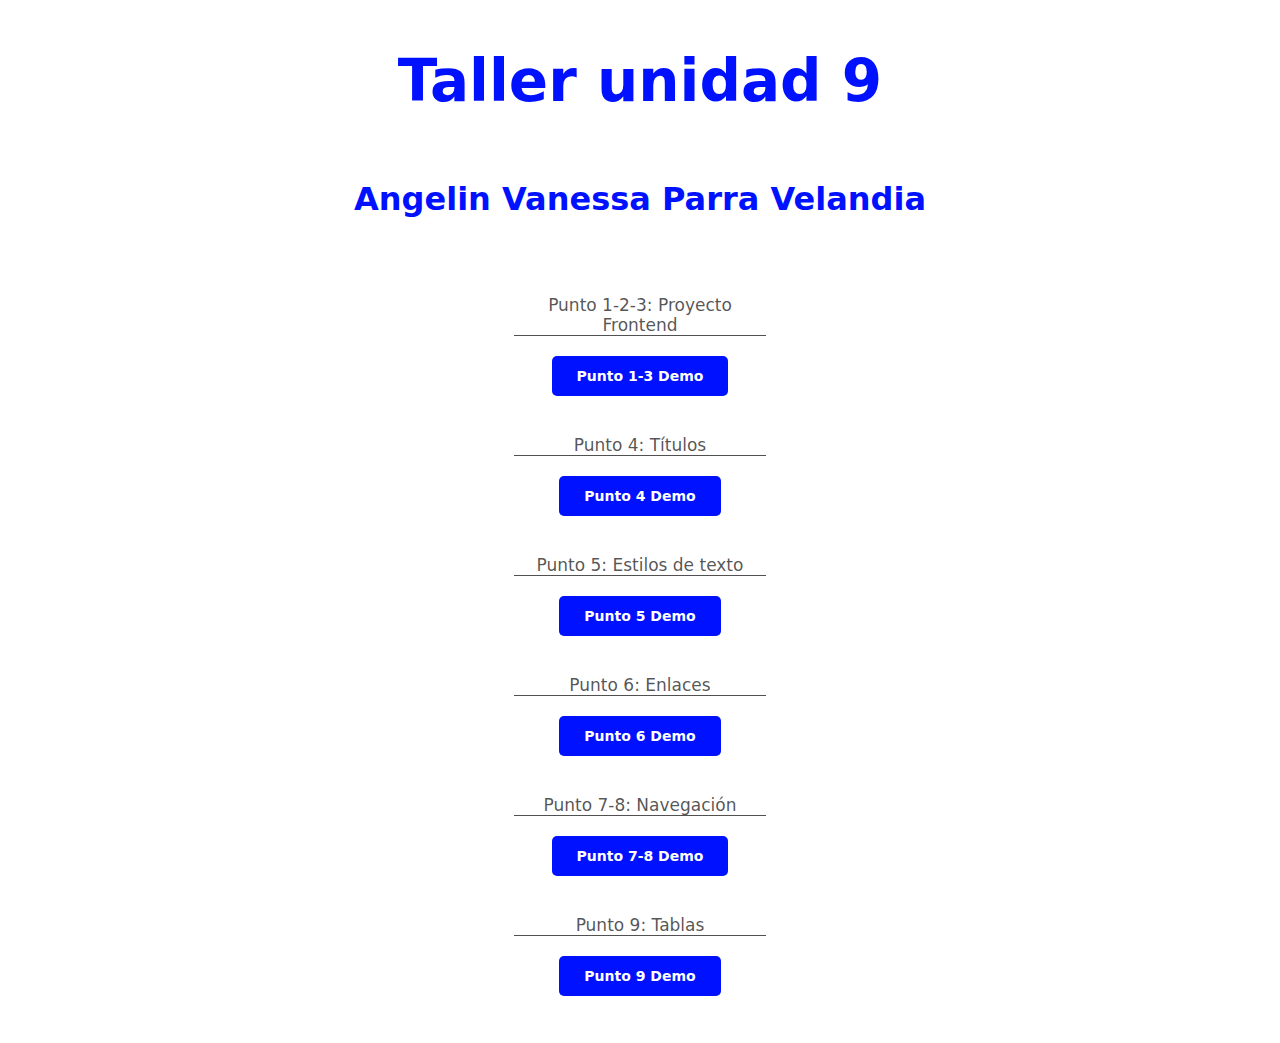
<file: index.html>
<!DOCTYPE html>
<html lang="en">

<head>
  <meta charset="UTF-8">
  <meta http-equiv="X-UA-Compatible" content="IE=edge">
  <meta name="viewport" content="width=device-width, initial-scale=1.0">
  <title>Taller 9 Menú</title>
  <link rel="stylesheet" href="./styles/styles.css">
</head>

<body>
  <div>
    <h1> Taller unidad 9</h1>
    <h2>Angelin Vanessa Parra Velandia</h2>
    <nav>
      <ul>
        <li>
          <p>
            Punto 1-2-3: Proyecto Frontend
          </p>
          <a href="./PUNTO 1-3/index.html">
            Punto 1-3 Demo
          </a>
        </li>
        <li>
          <p>
            Punto 4: Títulos
          </p>
          <a href="./PUNTO 4/index.html">
            Punto 4 Demo
          </a>
        </li>
        <li>
          <p>
            Punto 5: Estilos de texto
          </p>
          <a href="./PUNTO 5/index.html">
            Punto 5 Demo
          </a>
        </li>
        <li>
          <p>
            Punto 6: Enlaces
          </p>
          <a href="./PUNTO 6/index.html">
            Punto 6 Demo
          </a>
        </li>
        <li>
          <p>
            Punto 7-8: Navegación
          </p>
          <a href="./PUNTO 7-8/index.html">
            Punto 7-8 Demo
          </a>
        </li>
        <li>
          <p>
            Punto 9: Tablas
          </p>
          <a href="./PUNTO 9/index.html">
            Punto 9 Demo
          </a>
        </li>
      </ul>
    </nav>
  </div>
</body>

</html>
</file>
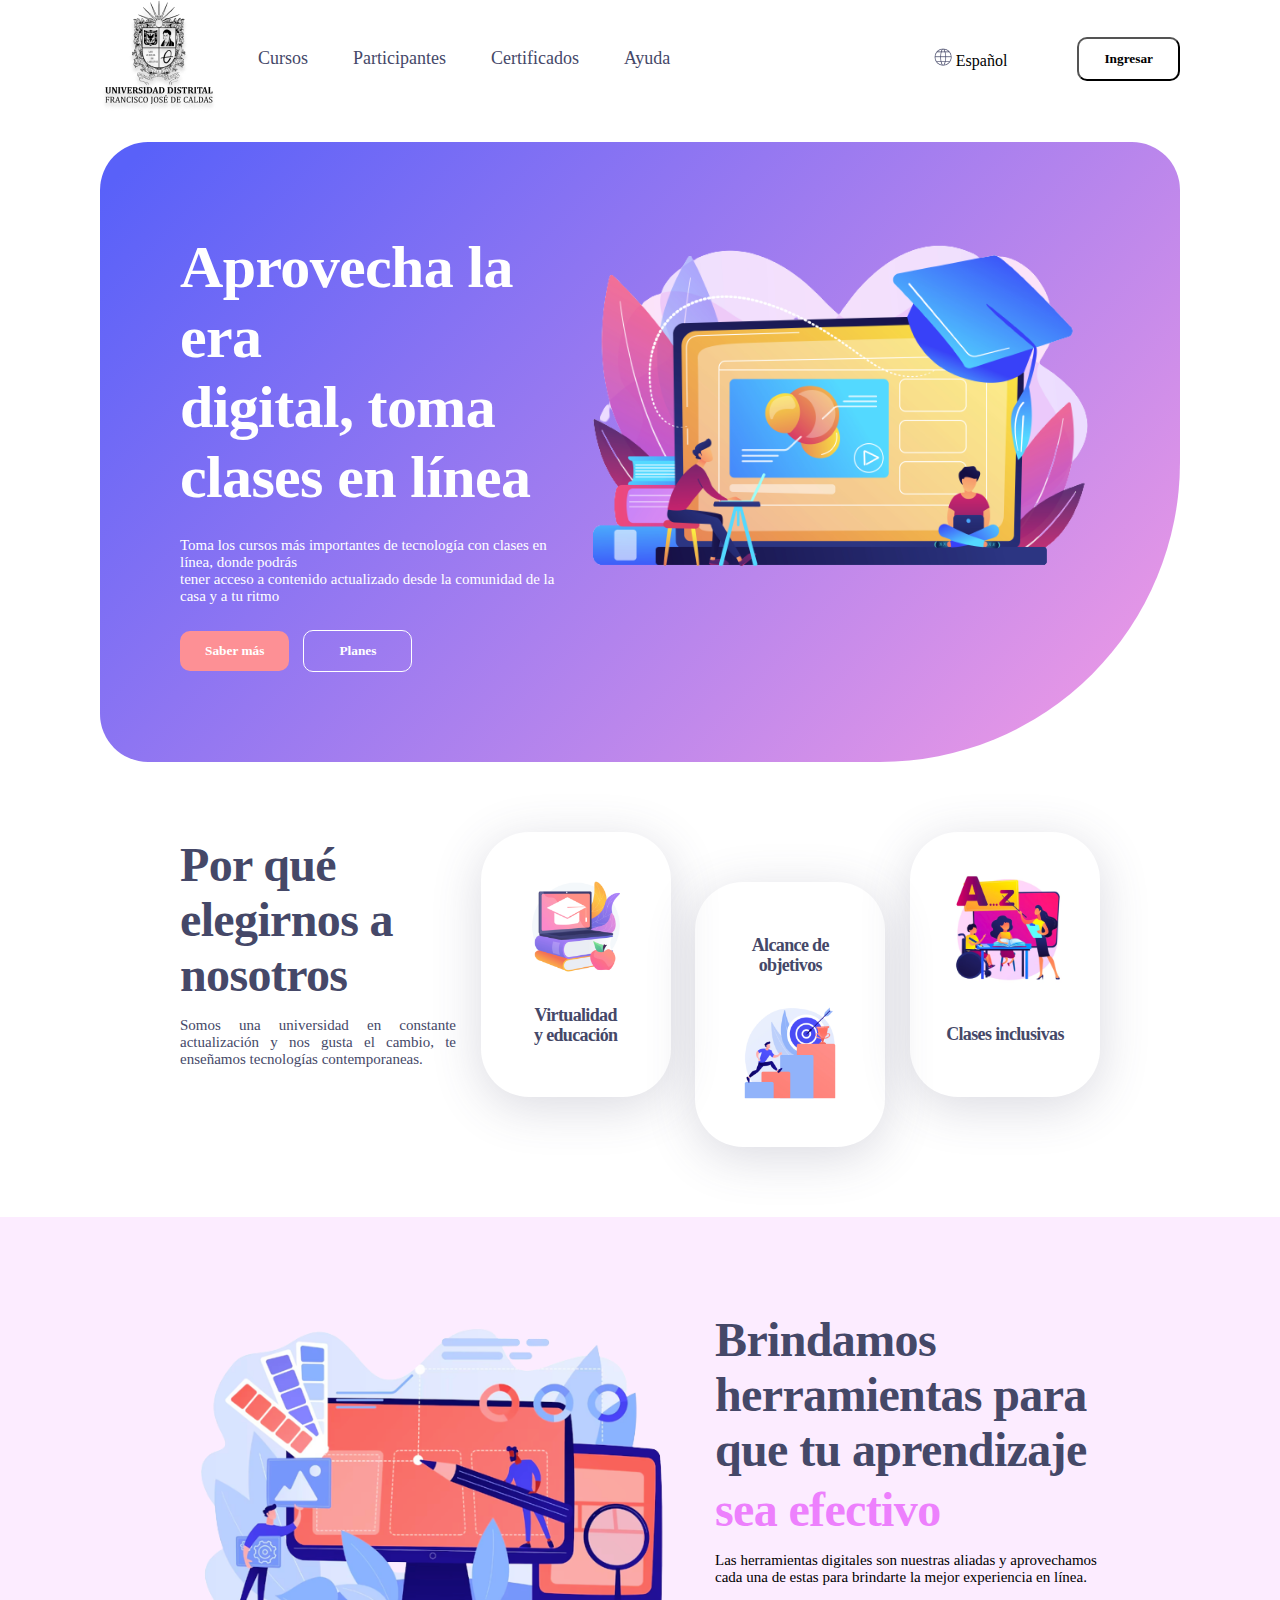
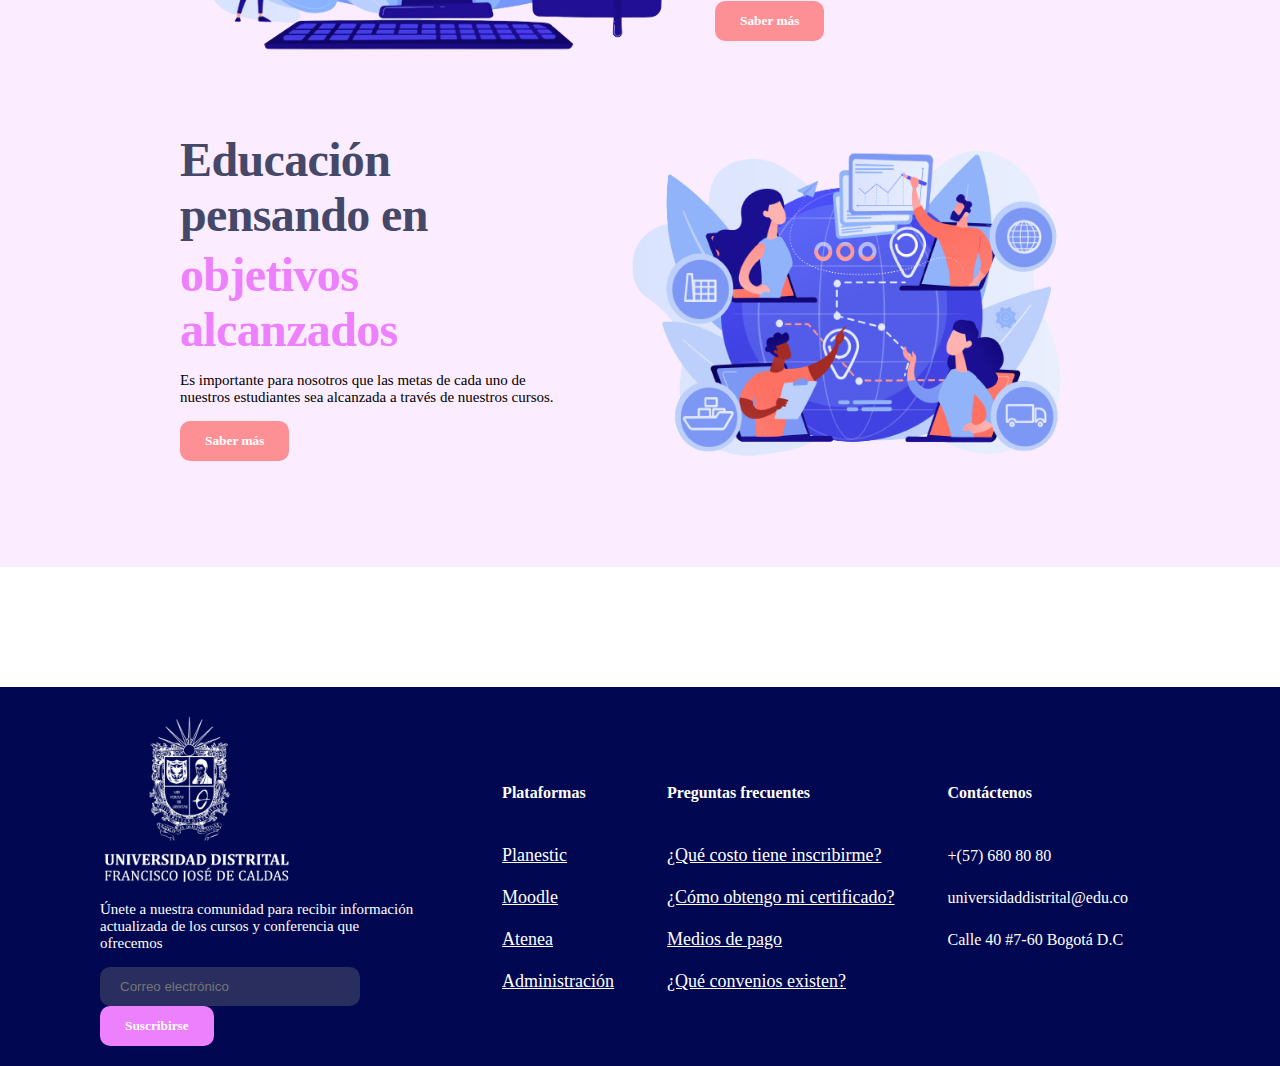
<file: PUNTO 1-3/index.html>
<!DOCTYPE html>
<html lang="en">
<head>
    <meta charset="UTF-8">
    <meta name="viewport" content="width=device-width, initial-scale=1.0">
    <title>Taller</title>
    <link rel="stylesheet" href="https://indestructibletype.com/fonts/Jost.css">
    <link rel="stylesheet" href="styles/global-styles.css">
    <link rel="stylesheet" href="styles/header-styles.css">
    <link rel="stylesheet" href="styles/banner-styles.css">
    <link rel="stylesheet" href="styles/section-1-styles.css">
    <link rel="stylesheet" href="styles/section-2-styles.css">
    <link rel="stylesheet" href="styles/footer-styles.css">
</head>
<body>
    <header>
        <div class="header_navigation">
            <a> 
                <img src="public/images/images/header-logo.png">
            </a>
            <nav>
            
                <ul>
                   <li><a href="#banner">Cursos</a></li>
                   <li><a href="#section-1">Participantes</a></li>
                   <li><a href="#section-2">Certificados</a></li>
                   <li><a href="#footer">Ayuda</a></li>
                </ul>
            </nav>
        </div>  
        <div class="header_settings">
            <div>
                <img src="public/images/images/header-word.png">
                <span>Español</span>
            </div>
            <button>Ingresar</button>
        </div>  
    </header>
    <main>
        <section id="banner">
            <div>
                <div>
                    <h1>Aprovecha la era 
                        <br>digital, toma <br>clases
                        en línea</h1>
                    <p>Toma los cursos más importantes de tecnología con clases en línea, donde podrás<br>
                        tener acceso a contenido actualizado desde la comunidad de la casa y a tu ritmo</p>
                </div>
                <div>
                    <button class="button--orange">Saber más</button>
                    <button class="button-white">Planes</button>
                </div>
                
            </div>
            <img src="public/images/images/banner-online.png" alt="online-education" width="550px" height="350px">
        </section>
        <section id="section-1">
            <div class="section-1__info">
                <h2>Por qué elegirnos a nosotros</h2>
                <p>Somos una universidad en constante
                    actualización y nos gusta el cambio, te
                    enseñamos tecnologías contemporaneas.</p>
            </div>
            <div class="section-1__card">
                <img src="public/images/images/section1-education.png" alt="education" width="120px" height="120px">
                <h3>Virtualidad<br> 
                    y educación</h3>
            </div>
            <div class="section-1__card section-1__card-down">
                <h3>Alcance de objetivos</h3>
                <img src="public/images/images/section1-goals.png" alt="goals" width="120px" height="120px">
            </div>
            <div class="section-1__card">
                <img src="public/images/images/section1-teach.png" alt="teach" width="120px" height="120px">
                <h3>Clases inclusivas</h3>
            </div>
        </section>
        <section id="section-2">
            <div class="section-2__info">
                <img src="public/images/images/section2-tools.png" alt="tools" width="500px" height="350px">
                <div>
                    <h2>Brindamos herramientas para que tu aprendizaje </h2>
                    <h2 class="section-2__sub-pink">sea efectivo</h2>
                    <p>Las herramientas digitales son nuestras aliadas y aprovechamos cada una de estas
                    para brindarte la mejor experiencia en línea.</p>
                    <button class="button--orange">Saber más</button>
                </div>
                
            </div>
            <div class="section-2__info">
                <div>
                   <h2>Educación pensando en</h2>
                   <h2 class="section-2__sub-pink">objetivos alcanzados</h2>
                   <p>Es importante para nosotros que las metas de cada uno de nuestros estudiantes sea
                    alcanzada a través de nuestros cursos.</p>
                   <button class="button--orange">Saber más</button> 
                </div>
                <img src="public/images/images/section2-goals.png" alt="goals" width="500px" height="350px">
                
            </div>

        </section>
    </main>
    <footer id="footer">
        <div class="footer__info">
            <img src="public/images/images/footer-logo.png" alt="footer-logo" width="200px" height="175px">
                <p>Únete a nuestra comunidad para recibir información actualizada de
                 los cursos y conferencia que ofrecemos</p>
                <form method="post">
                    <input id="email" type="email" name="user_name" placeholder="Correo electrónico">
                    <button class="button--pink">Suscribirse</button>
                </form>
        </div>
        <div>
            <table>
                 <tr>
                    <th>Plataformas</th>
                    <th>Preguntas frecuentes</th>
                    <th>Contáctenos</th>
                </tr>
                <tr>
                    <td><a href="">Planestic</a></td>
                    <td><a href="">¿Qué costo tiene inscribirme?</a></td>
                    <td>+(57) 680 80 80</td>
                </tr>
                 <tr>
                    <td><a href="">Moodle</a></td>
                    <td><a href="">¿Cómo obtengo mi certificado?</a></td>
                    <td>universidaddistrital@edu.co</td>
                </tr>
                <tr>
                     <td><a href="">Atenea</a></td>
                    <td><a href="">Medios de pago</a></td>
                    <td>Calle 40 #7-60 Bogotá D.C</td>
                </tr>
                <tr>
                    <td><a href="">Administración</a></td>
                    <td><a href="">¿Qué convenios existen?</a></td>
                </tr>
            </table>
        </div>
    </footer>
</body>
</html>
</file>
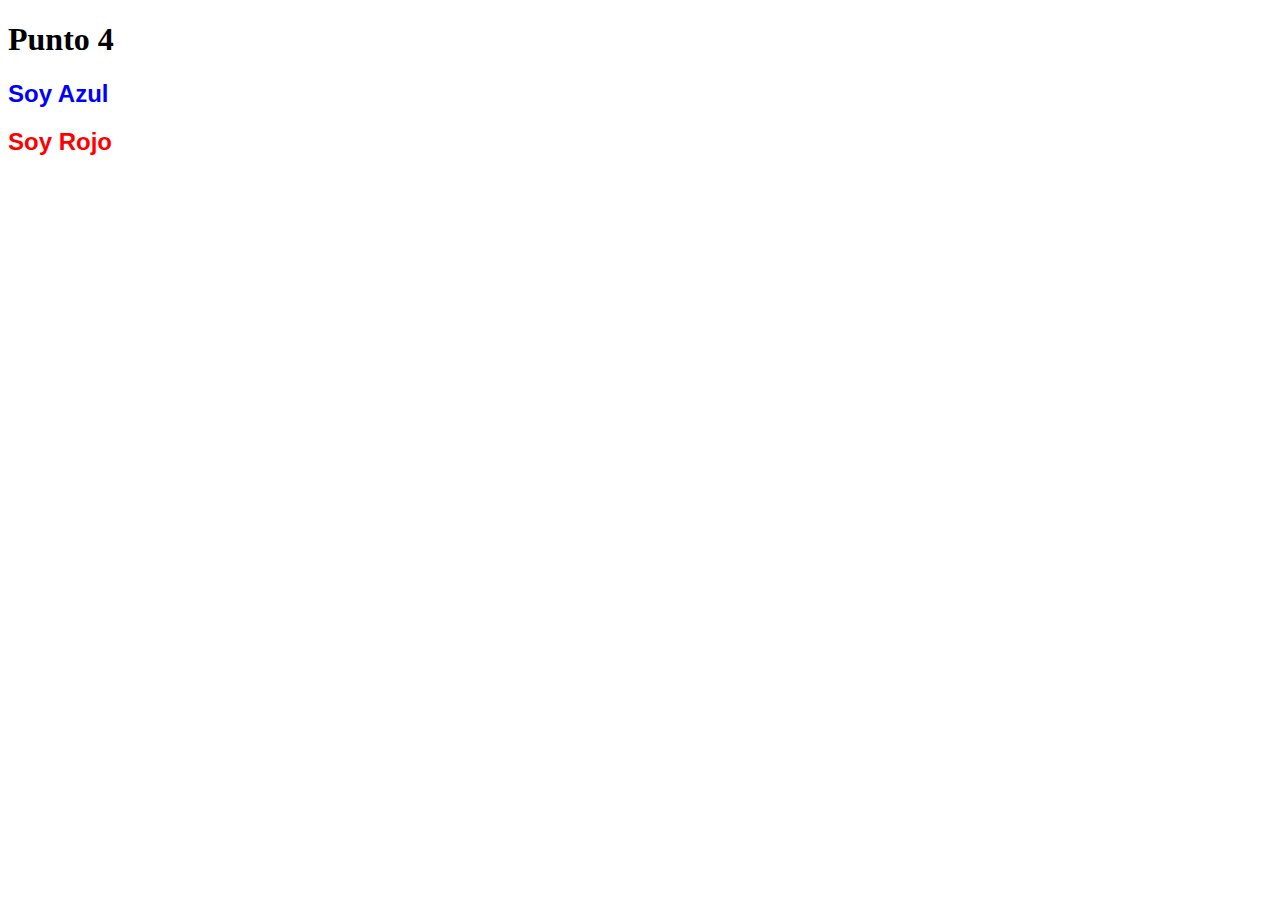
<file: PUNTO 4/index.html>
<!DOCTYPE html>
<html lang="en">
<head>
    <meta charset="UTF-8">
    <meta name="viewport" content="width=device-width, initial-scale=1.0">
    <title>Punto 4</title>
    <link rel="stylesheet" href="style.css">
</head>
<body>
    <h1>Punto 4</h1>
    <h2 class="title-blue">Soy Azul</h2>
    <h2 class="title-red">Soy Rojo</h2>
    
</body>
</html>
</file>
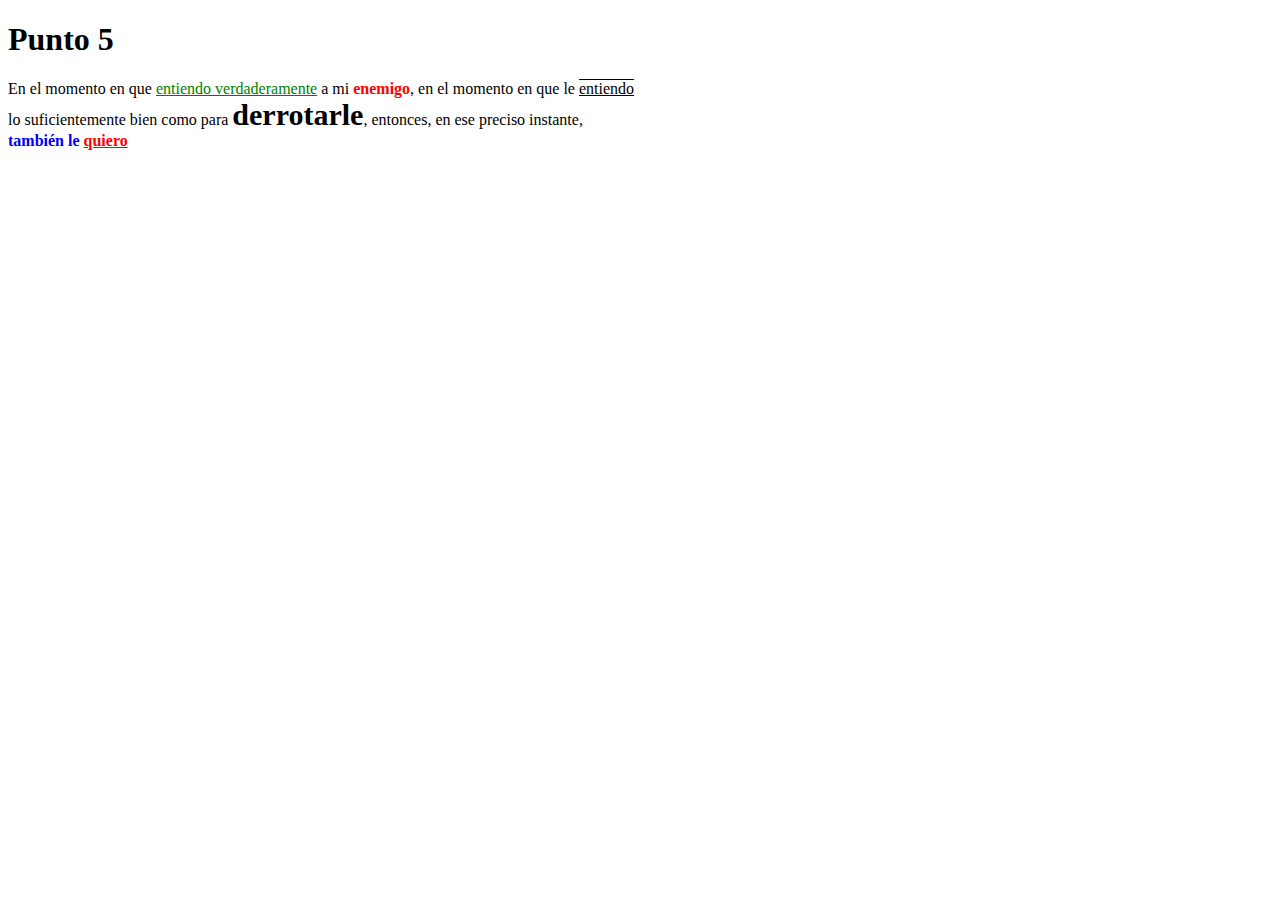
<file: PUNTO 5/index.html>
<!DOCTYPE html>
<html lang="en">
<head>
    <meta charset="UTF-8">
    <meta name="viewport" content="width=device-width, initial-scale=1.0">
    <title>Punto 5</title>
    <link rel="stylesheet" href="style.css">
</head>
<body>
    <h1>Punto 5</h1>
    <p>En el momento en que <u class="green">entiendo verdaderamente</u> a mi <span>enemigo</span>, en el momento en que le <u class="text-decor">entiendo</u><br> lo suficientemente bien como para <strong>derrotarle</strong>, entonces, en ese preciso instante,<br>
    <span class="blue">también le <u class="red">quiero</u></span></p>
    
</body>
</html>
</file>
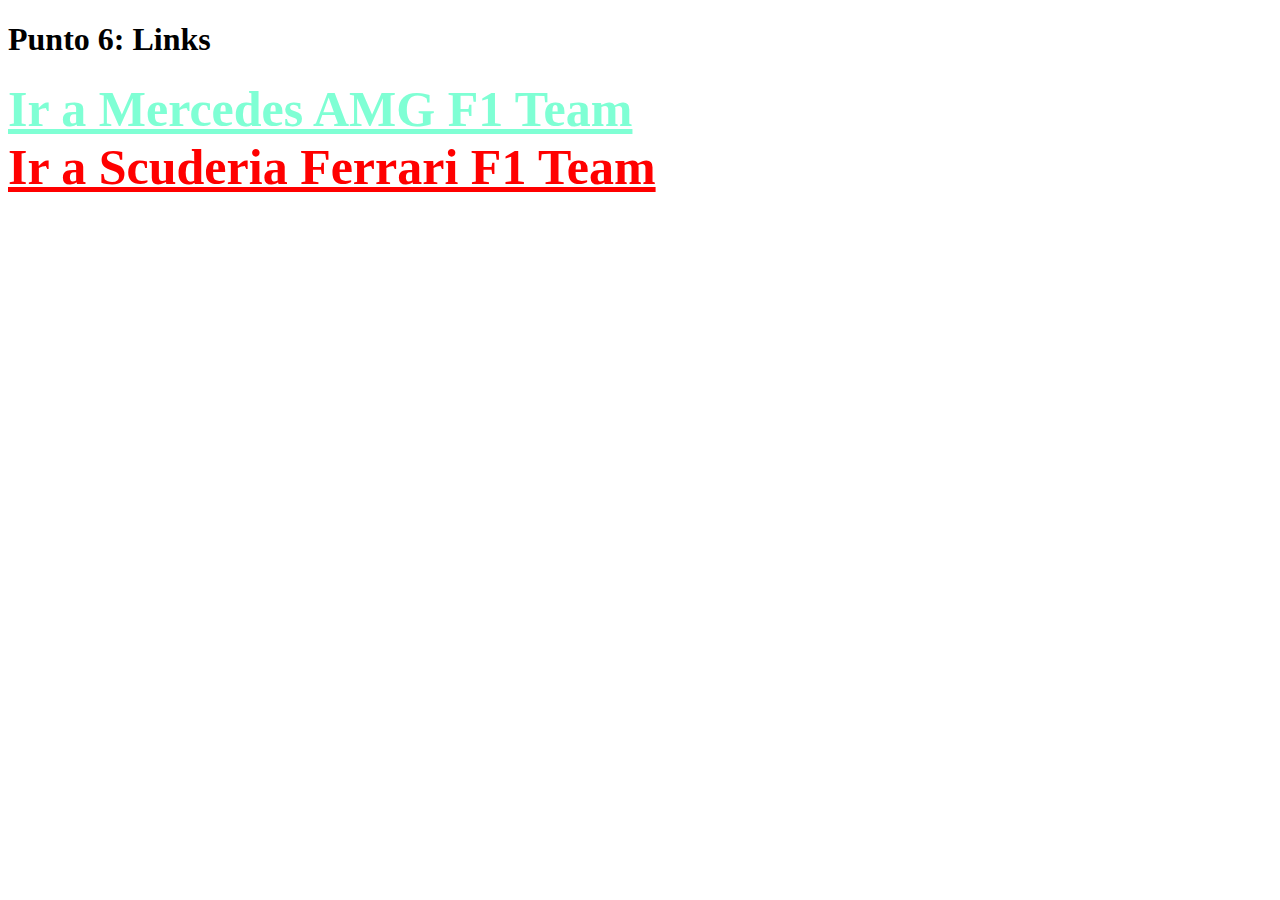
<file: PUNTO 6/index.html>
<!DOCTYPE html>
<html lang="en">
<head>
    <meta charset="UTF-8">
    <meta name="viewport" content="width=device-width, initial-scale=1.0">
    <title>Punto 6</title>
    <link rel="stylesheet" href="style.css">
</head>
<body>
    <h1>Punto 6: Links</h1>
    <a href="https://www.mercedesamgf1.com/" target="_blank" class="merc">Ir a Mercedes AMG F1 Team</a><br>
    <a href="https://www.ferrari.com/en-EN/formula1" target="_parent" class="sfer">Ir a Scuderia Ferrari F1 Team</a>

    
</body>
</html>
</file>
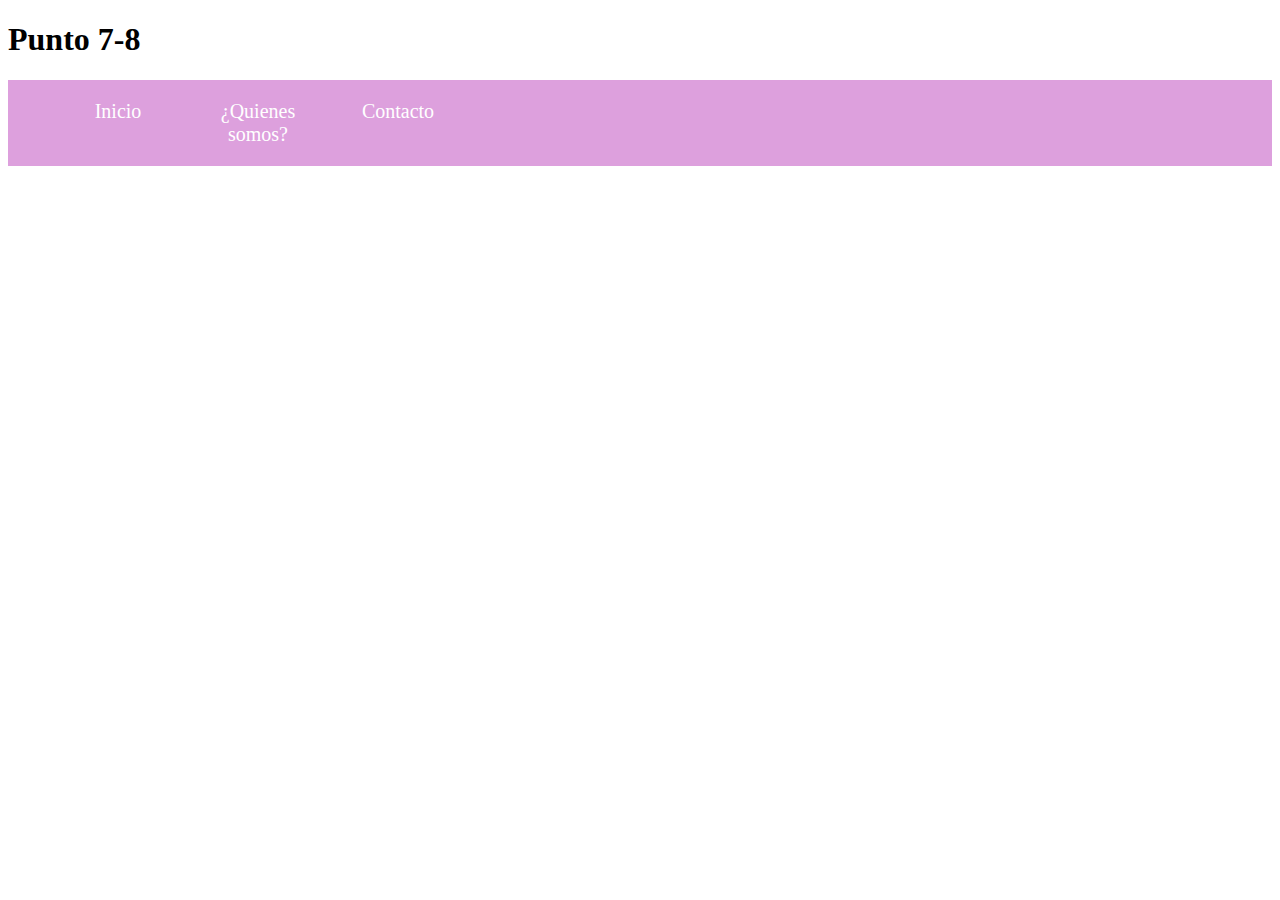
<file: PUNTO 7-8/index.html>
<!DOCTYPE html>
<html lang="en">
<head>
    <meta charset="UTF-8">
    <meta name="viewport" content="width=device-width, initial-scale=1.0">
    <title>Punto 7-8</title>
    <link rel="stylesheet" href="style.css">
</head>
<body>
    <h1>Punto 7-8</h1>
    <nav>
        <ul>
            <li>Inicio</li>
            <li>¿Quienes somos?</li>
            <li>Contacto</li>
        </ul>
    </nav>
    
</body>
</html>
</file>
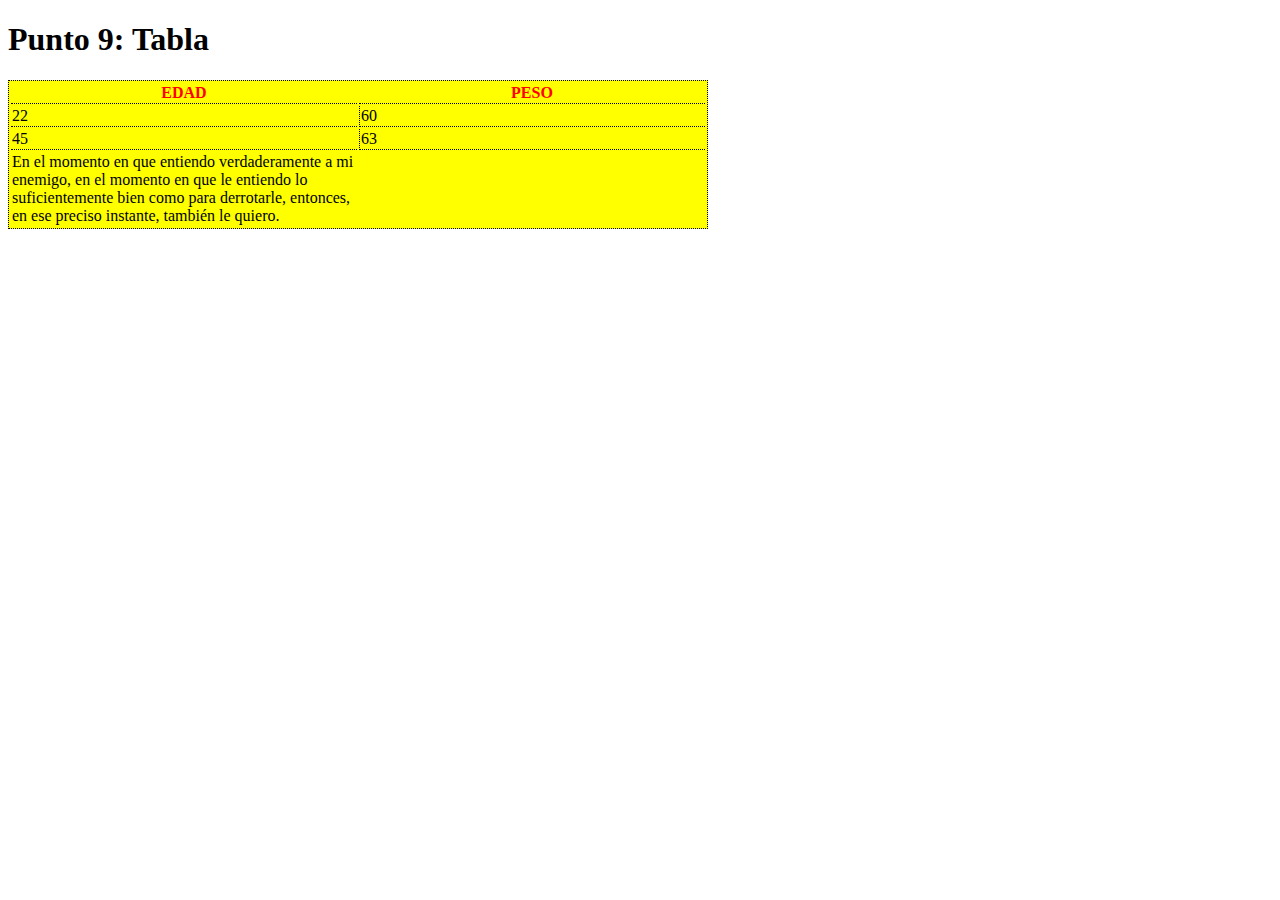
<file: PUNTO 9/index.html>
<!DOCTYPE html>
<html lang="en">
<head>
    <meta charset="UTF-8">
    <meta name="viewport" content="width=device-width, initial-scale=1.0">
    <title>Punto 9</title>
    <link rel="stylesheet" href="style.css">
</head>
<body>
    <h1>Punto 9: Tabla</h1>
    <table>
        <tr>
            <th>EDAD</th>
            <th>PESO</th>
        </tr>
        <tr>
            <td>22</td>
            <td class="peso">60</td>
        </tr>
        <tr>
            <td>45</td>
            <td class="peso">63</td>
        </tr>
        <td class="text">En el momento en que entiendo verdaderamente a mi enemigo, en el momento en que le entiendo lo suficientemente bien
        como para derrotarle, entonces, en ese preciso instante,
        también le quiero.</td>
    </table>
    
</body>
</html>
</file>
<file: styles/styles.css>
body {
  text-align: center;
  color: #000000b5;
  font-family: system-ui, -apple-system;
}

body,
div {
  display: flex;
  justify-content: center;
  align-items: center;
}

div {
  flex-direction: column;
  width: 50%;
  height: 50%;
  text-align: center;
}

h1 {
  font-size: 58px;
  color: #0011ff;
}

h2 {
  font-size: 32px;
  color: #0011ff;
}

nav {
  width: 40%;
}

ul {
  padding: 0;
  text-align: center;
  list-style: none;
}

li {
  margin: 50px 0;
}

p {
  margin: 40px 0 30px;
  color: #000000ae;
  font-size: 17px;
  border-bottom: 1px solid;
}

a {
  padding: 12px 25px;
  color: #ffffff;
  background-color: #0011ff;
  border: none;
  border-radius: 5px;
  font-family: system-ui, -apple-system;
  font-size: 14px;
  font-weight: bold;
  text-decoration: none;
  cursor: pointer;
}

a:hover {
  background-color: #e2e2e2;
  color: #0011ff;
}
</file>
<file: PUNTO 1-3/styles/global-styles.css>
body{
    margin: 0;
}
a{
    font-family: 'Jost';
    font-size: 18px;
}
button{
    padding: 12px 25px;
    font-family: 'Jost';
    font-weight: bold;
    border-radius: 10px;
    cursor: pointer;
}
.button--orange{
    margin-right: 10px;
    background-color: #fd9095;
    color: #fff;
    border: none;
}
p{
    font-family: 'Jost';
    font-size: 15px;
    font-weight: 300;
}
h2{
    margin: 5px 0px;
    color: #454868;
    font-family: 'Jost';
    font-size: 48px;
    line-height: 55px;
    letter-spacing: -0.64px;
}
</file>
<file: PUNTO 1-3/styles/header-styles.css>
header{
    display: flex;
    justify-content: space-between;
    margin: 0px 100px;
}
.header_navigation{
    display: flex;
    align-items: center;
}
.header_navigation nav ul{
    display: flex;
    gap: 45px;
    list-style: none;
}
.header_navigation nav ul li a{
    text-decoration: none;
    color: #454868;
}
.header_settings{
    display: flex;
    align-items: center;
    gap: 70px;
}
.header_navigation div{
    display: flex;
    align-items: center;
    gap: 10px;
    font-family: 'Jost';
    font-size: 16px;
    font-weight: 400;
}
.header_settings button{
    background-color: transparent;
    border-radius: 1px solid #45486854;
}
.header_settings span{
    font-family: 'Jost';
}
</file>
<file: PUNTO 1-3/styles/banner-styles.css>
#banner{
    display: flex;
    margin: 25px 100px;
    padding: 90px 80px;
    background: linear-gradient(313.18deg, #EE9AE5 3.28%, #5961F9 97.04%);
    border-radius: 48px 48px 300px 48px;
}
h1{
    margin: 0px;
    color: #fff;
    font-family: 'Jost';
    font-size: 60px;
    font-weight: 600;
    line-height: 70px;
    letter-spacing: -0.64px;
}
#banner p{
    margin: 25px 0px;
    color: #fff;
}
.button-white{
    padding: 12px 35px;
    background-color: transparent;
    color: white;
    border: 1px solid #fff;
}
</file>
<file: PUNTO 1-3/styles/section-1-styles.css>
#section-1{
    display: flex;
    justify-content: space-between;
    margin: 50px 100px;
    padding: 20px 80px;
}
.section-1__info{
    width: 30%;
}
.section-1__info p{
    color: #454868;
    text-align: justify;
}
.section-1__card{
    display: flex;
    flex-direction: column;
    align-items: center;
    justify-content: space-between;
    width: min-content;
    height: 195px;
    padding: 35px;
    border-radius: 48px;
    box-shadow: 0px 10px 50px #45486833;
}
.section-1__card-down{
    margin-top: 50px;
}
.section-1__card h3{
    font-family: 'Jost';
    font-size: 18px;
    color: #454868;
    line-height: 20px;
    letter-spacing: -0.64px;
    text-align: center;
 
}
</file>
<file: PUNTO 1-3/styles/section-2-styles.css>
#section-2{
    padding: 20px 180px;
    background: #ED80FD26;
}
.section-2__info{
    display: flex;
    gap: 35px;
    margin: 70px 0px;
}
.section-2__sub-pink{
    color: #ED80FD;
}
</file>
<file: PUNTO 1-3/styles/footer-styles.css>
#footer{
    display: flex;
    justify-content: space-between;
    align-items: center;
    margin-top: 120px;
    padding: 20px 100px;
    background-color: #010851;
    color: #fff;
}
.footer__info{
    width: 30%;
}
input{
    width: 220px;
    padding: 12px 20px;
    margin-right: -15px;
    border: none;
    border-radius: 10px;
    background-color: #45486899;
}
.button--pink{
    background-color: #ed80fd;
    color: #fff;
    border: none;
}
table{
    font-family: 'Jost';
    text-align: left;
}
tr{
    height: 40px;
}
th{
    height: 80px;
}
td{
    padding-right: 50px;
}
td a{
    color: #fff;

}
</file>
<file: PUNTO 4/style.css>
.title-blue{
    color: blue;
    font-family: 'Franklin Gothic Medium', 'Arial Narrow', Arial, sans-serif;
}
.title-red{
    color: red;
    font-family: 'Franklin Gothic Medium', 'Arial Narrow', Arial, sans-serif;
}
</file>
<file: PUNTO 5/style.css>
.green{
    color: green;
}
span{
    color: red;
    font-family: 'Georgia', serif;
    font-weight: 650;
}
.text-decor{
    text-decoration: overline underline;
}
strong{
    font-size: 30px;
}
.red{
    color: red;
}
.blue{
    color: blue;
    font-family: 'Georgia', serif;
    font-weight: 700;
}
</file>
<file: PUNTO 6/style.css>
.merc{
    color: aquamarine;
    font-size: 50px;
    font-weight: 700;
}
.sfer{
    color: red;
    font-size: 50px;
    font-weight: 700;
}
</file>
<file: PUNTO 7-8/style.css>
nav{
    background-color: plum;
}
nav ul{
    width: 35%;
    display: flex;
    list-style: none;
}
nav ul li{
    width: 90px;
    height: 50px;
    margin: 10px 20px;
    padding: 10px 5px;
    text-align: center;
    cursor: pointer;
    font-size: 20px;
    height: min-content;
    color: #fff;
}
nav ul li:hover{
    background-color: blue;
}
</file>
<file: PUNTO 9/style.css>
table{
    background-color: yellow;
    border: 1px dotted #000;
    width: 700px;
}
table th{
    width: 50%;
    border-bottom: 1px dotted #000;
    color: red;
}
table tr td{
    border-bottom: 1px dotted #000;
}
.peso{
    border-left: 1px dotted #000;
}
.text{
    text-align: left;
    border: none;
}
</file>
